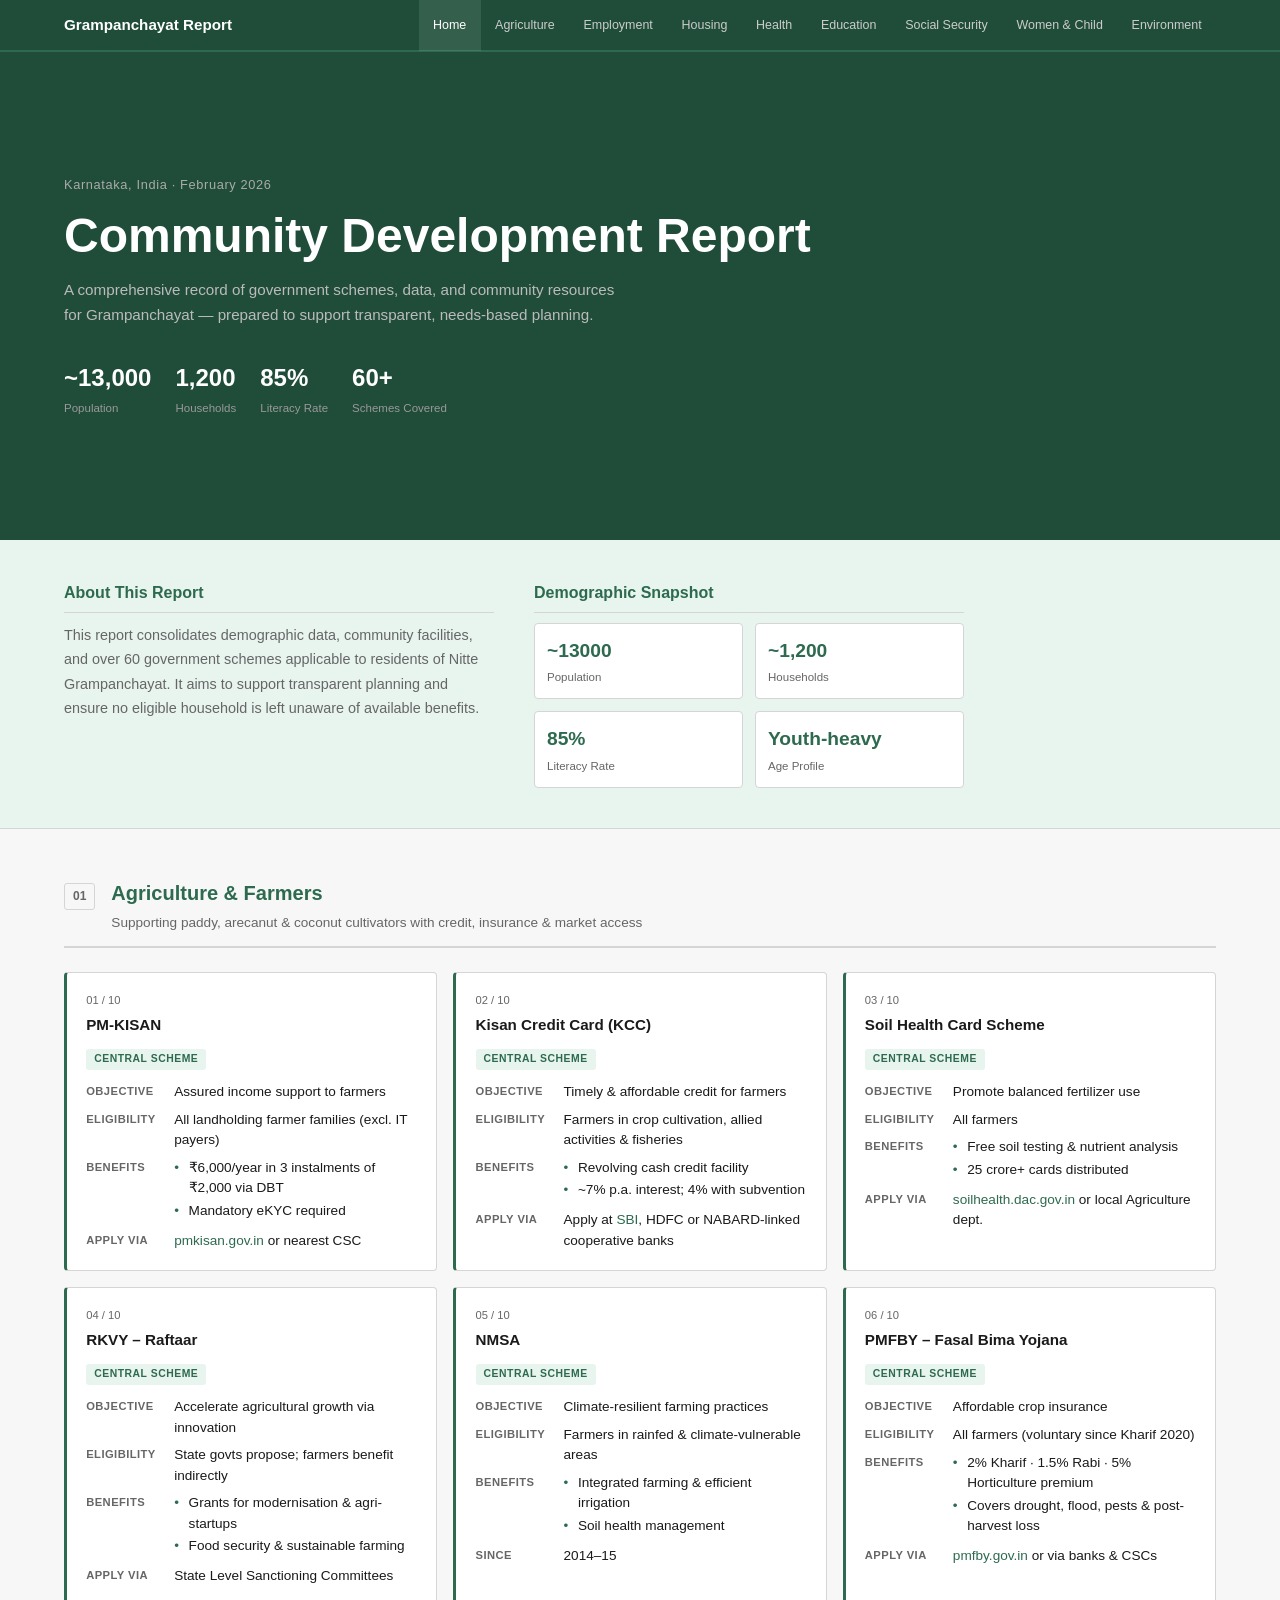
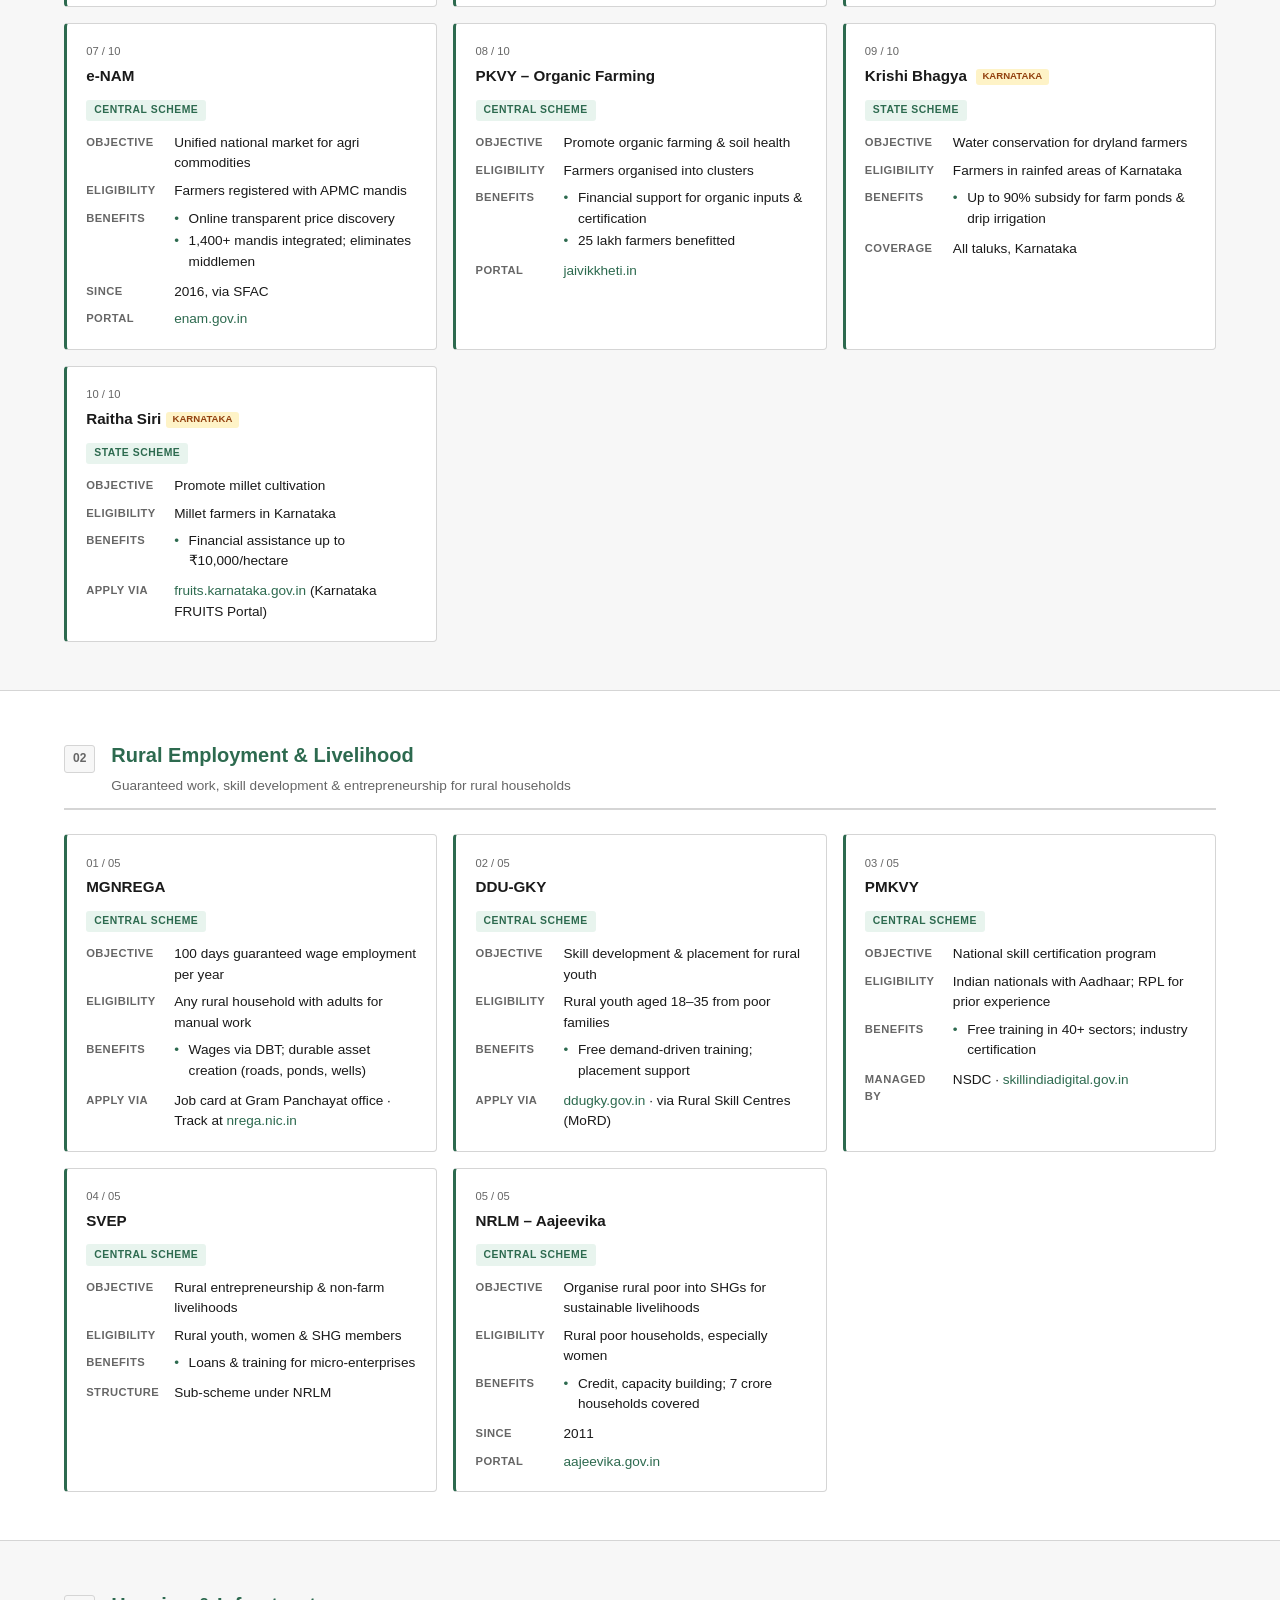
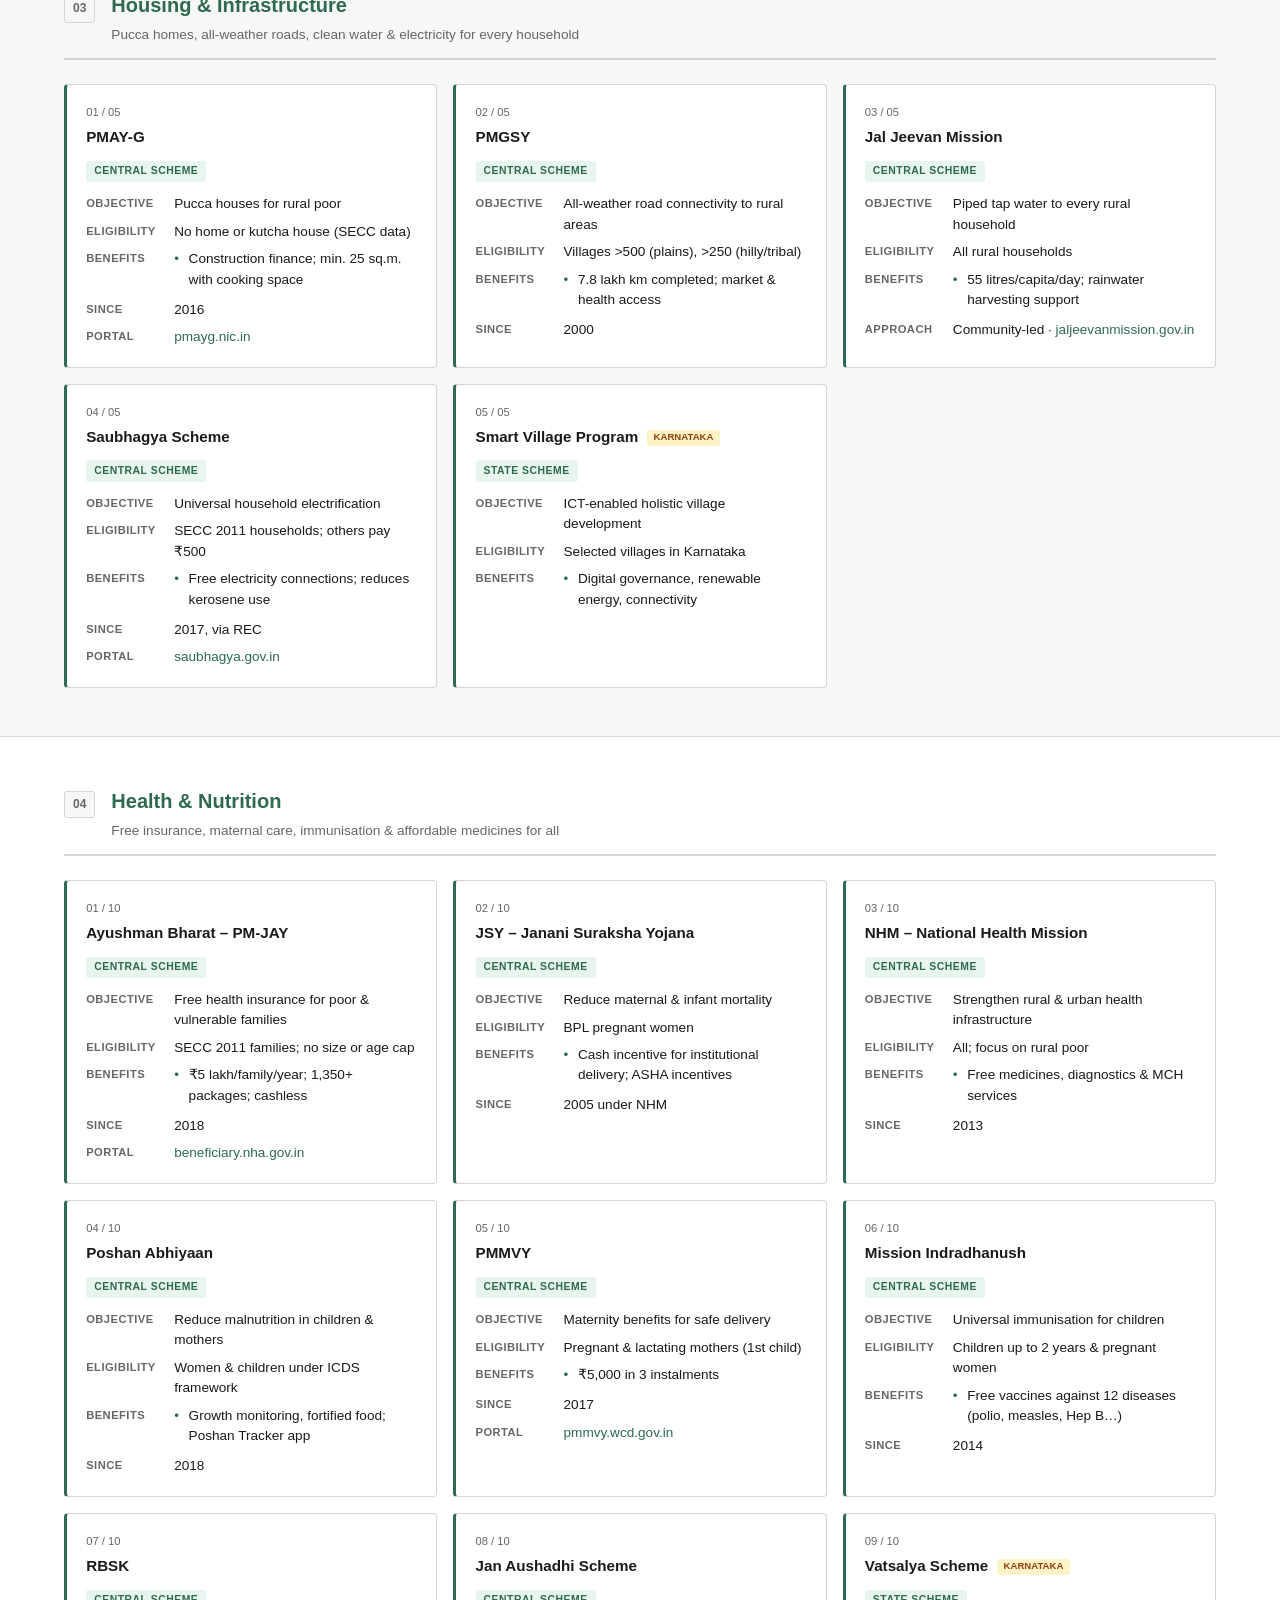
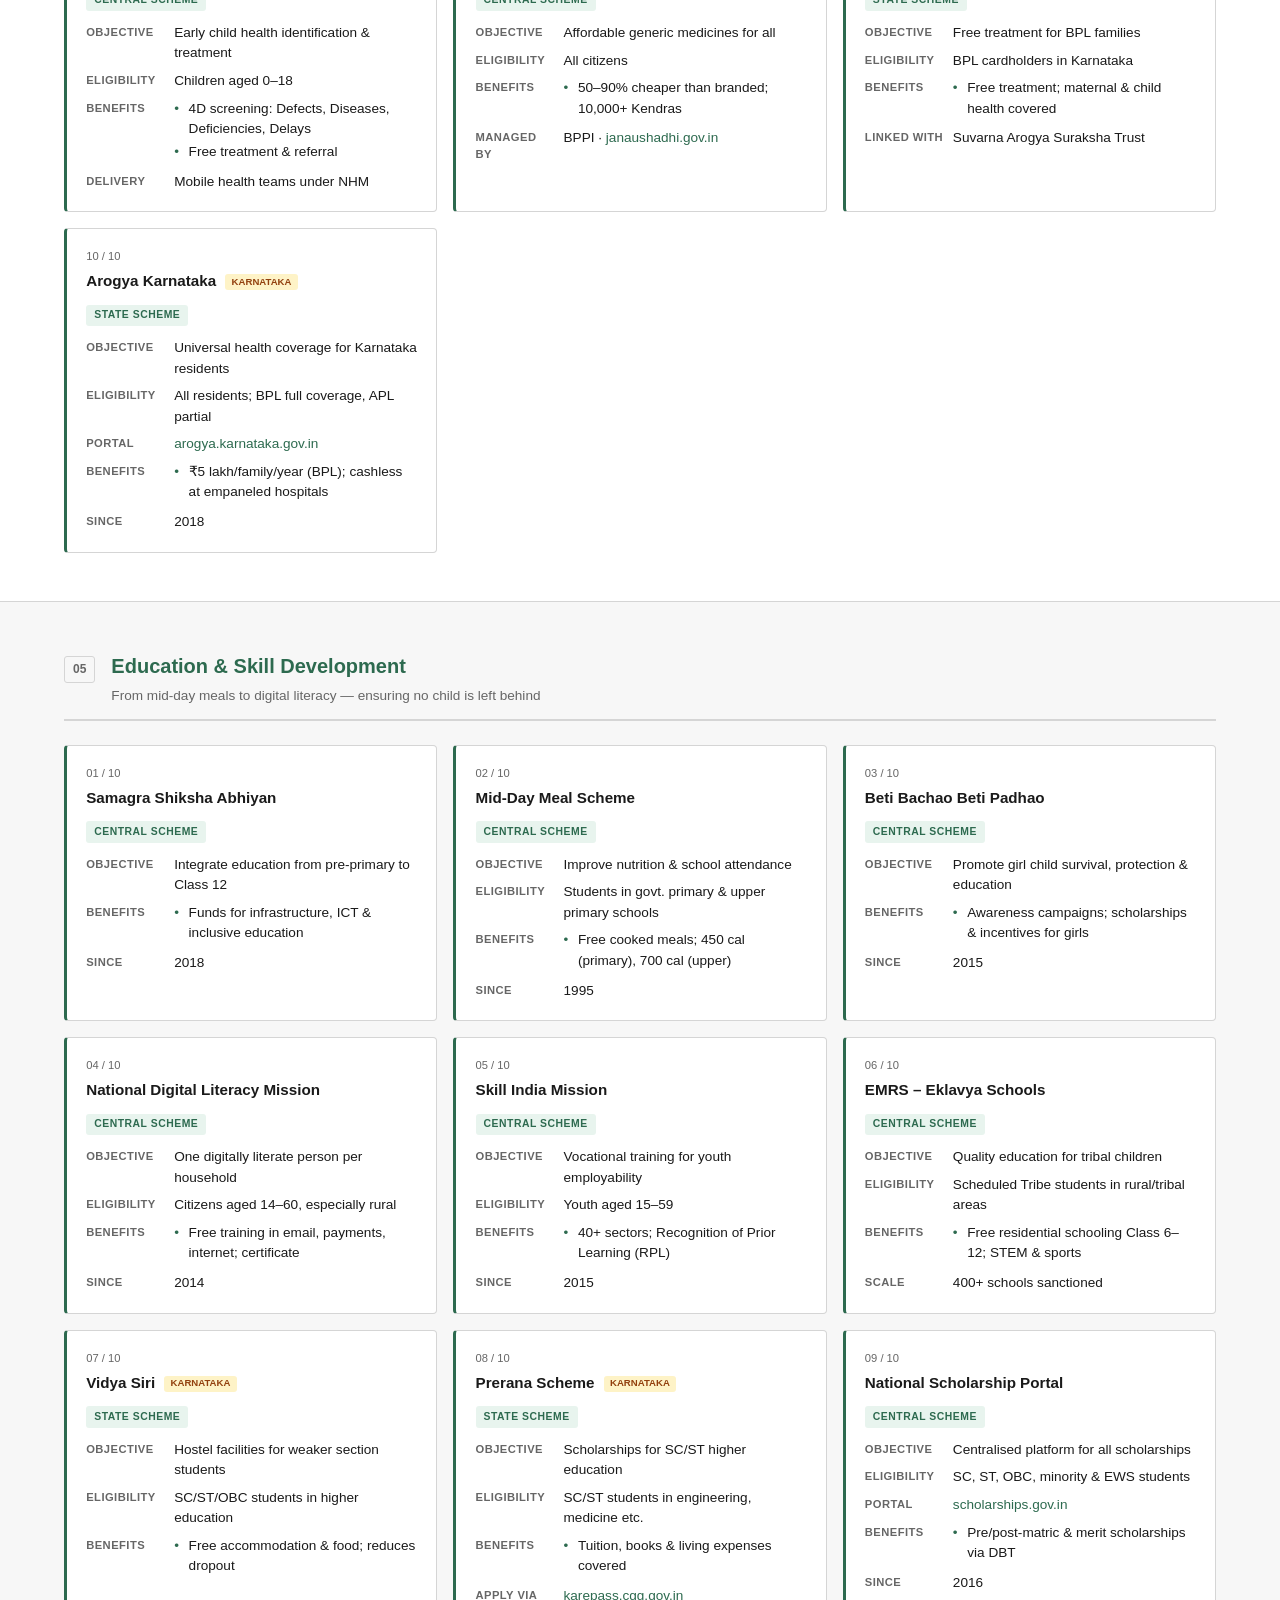
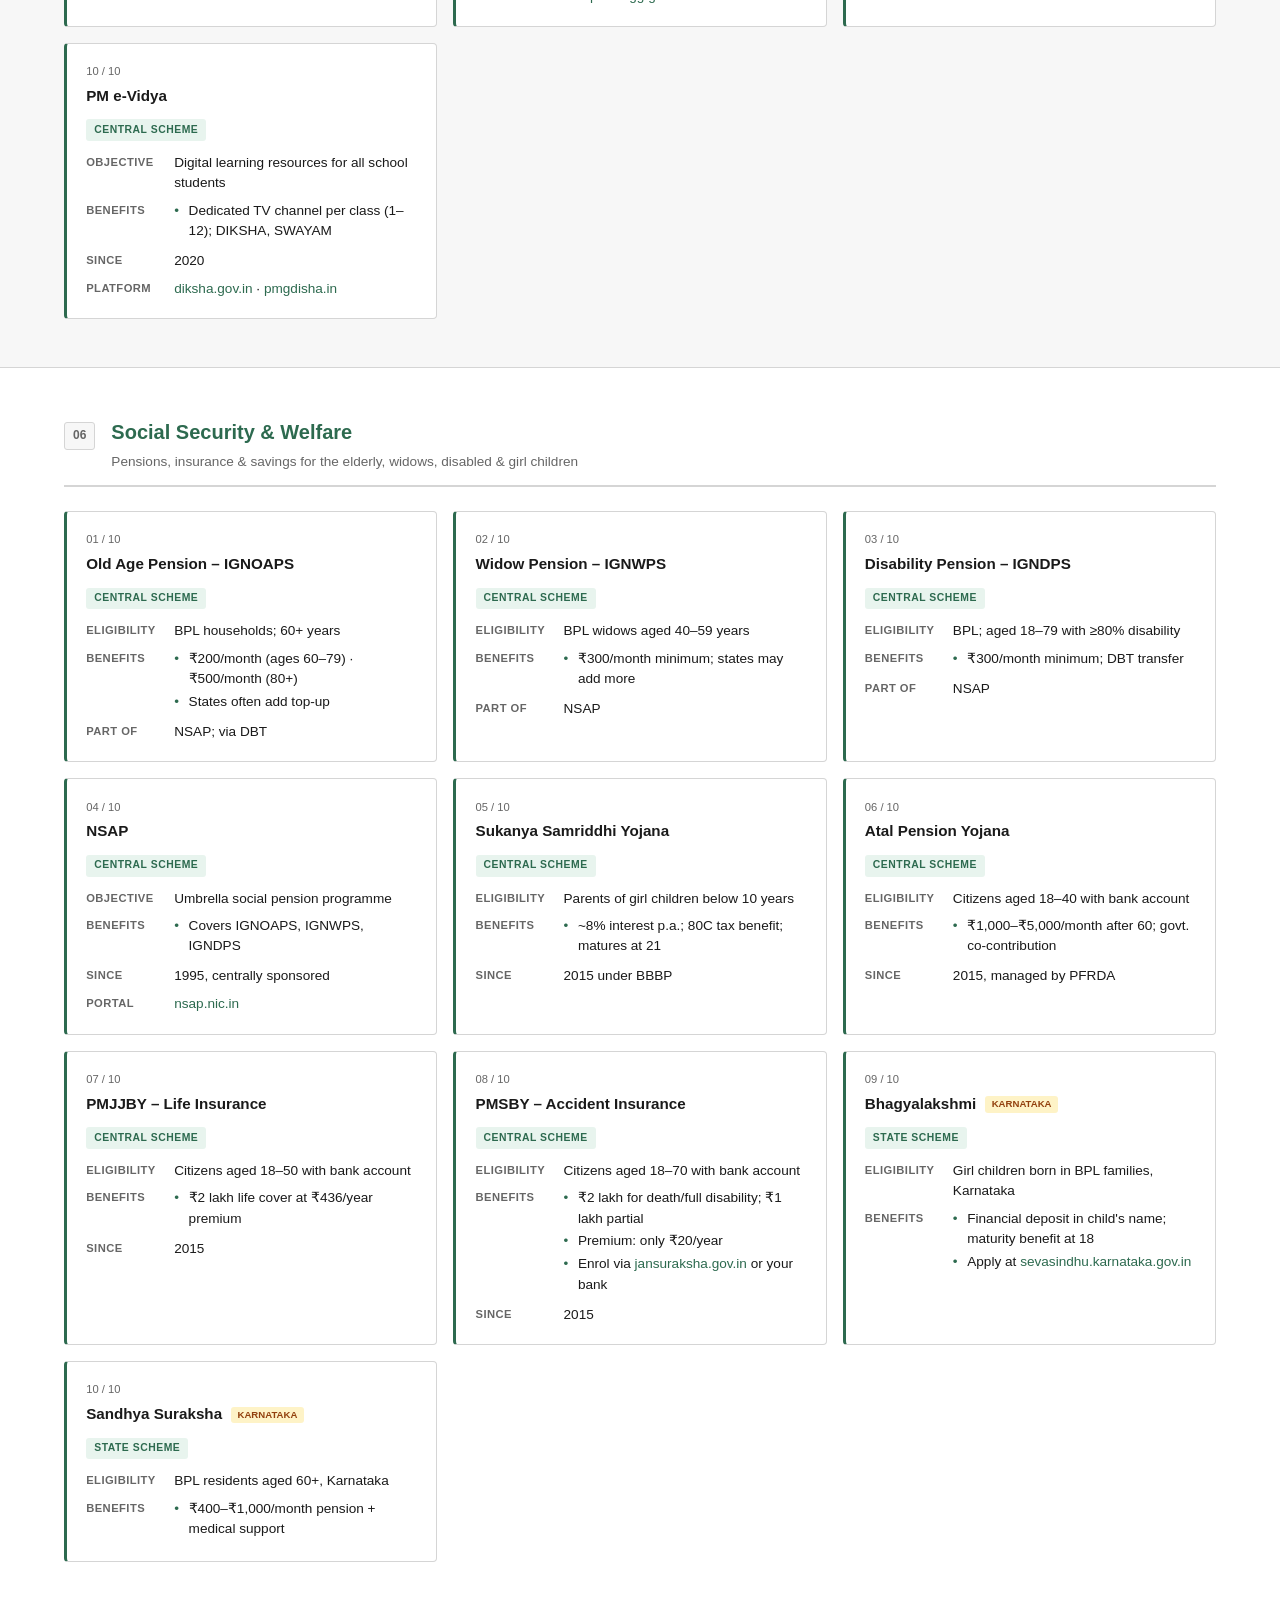
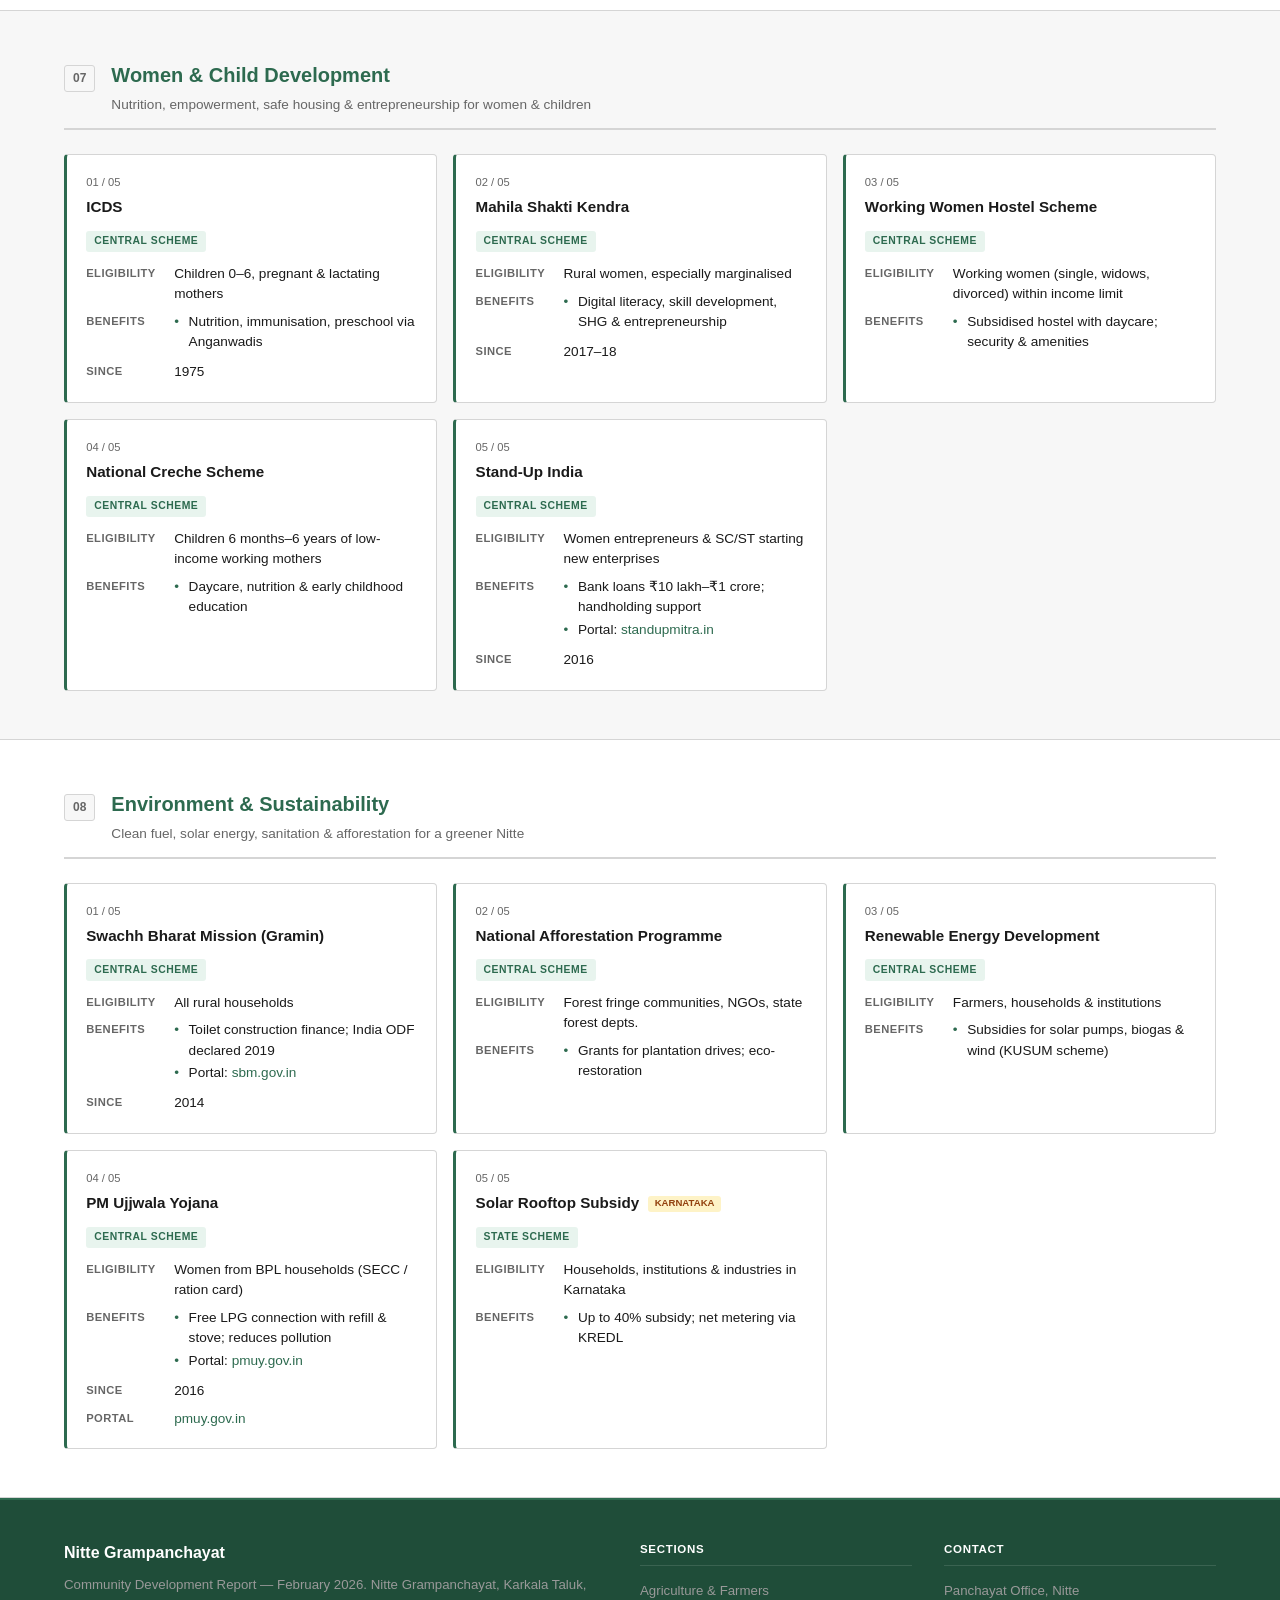
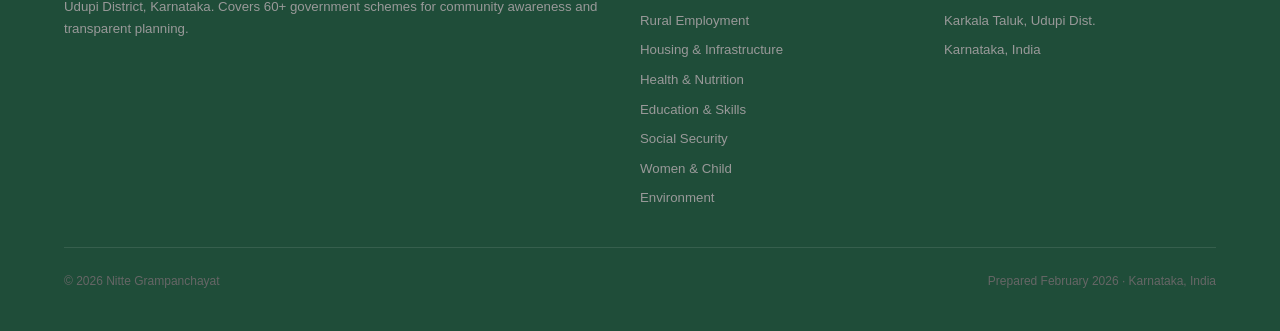
<file: index.html>
<!DOCTYPE html>
<html lang="en">
<head>
  <meta charset="UTF-8">
  <meta name="viewport" content="width=device-width, initial-scale=1.0">
  <meta name="description" content="Community Development Report — Nitte Grampanchayat, Karnataka">
  <title>Community Development Report — Nitte Grampanchayat</title>

  <link rel="stylesheet" href="css/variables.css">
  <link rel="stylesheet" href="css/base.css">
  <link rel="stylesheet" href="css/nav.css">
  <link rel="stylesheet" href="css/hero.css">
  <link rel="stylesheet" href="css/overview.css">
  <link rel="stylesheet" href="css/cards.css">
  <link rel="stylesheet" href="css/themes.css">
  <link rel="stylesheet" href="css/footer.css">
</head>
<body>

<!-- NAV -->
<nav>
  <div class="nav-brand">Grampanchayat Report</div>
  <ul class="nav-links">
    <li><a href="#hero">Home</a></li>
    <li><a href="#agriculture">Agriculture</a></li>
    <li><a href="#employment">Employment</a></li>
    <li><a href="#housing">Housing</a></li>
    <li><a href="#health">Health</a></li>
    <li><a href="#education">Education</a></li>
    <li><a href="#social">Social Security</a></li>
    <li><a href="#women">Women &amp; Child</a></li>
    <li><a href="#environment">Environment</a></li>
  </ul>
</nav>

<!-- HERO -->
<section id="hero">
  <p class="hero-eyebrow">Karnataka, India · February 2026</p>
  <h1 class="hero-title">Community Development Report</h1>
  <p class="hero-subtitle">A comprehensive record of government schemes,  data, and community resources for Grampanchayat — prepared to support transparent, needs-based planning.</p>
  <div class="hero-meta">
    <div class="hero-meta-item"><div class="val">~13,000</div><div class="lbl">Population</div></div>
    <div class="hero-meta-item"><div class="val">1,200</div><div class="lbl">Households</div></div>
    <div class="hero-meta-item"><div class="val">85%</div><div class="lbl">Literacy Rate</div></div>
    <div class="hero-meta-item"><div class="val">60+</div><div class="lbl">Schemes Covered</div></div>
  </div>
</section>

<!-- OVERVIEW -->
<section id="overview">
  <div class="overview-grid">
    <div class="overview-block">
      <h3>About This Report</h3>
      <p>This report consolidates demographic data, community facilities, and over 60 government schemes applicable to residents of Nitte Grampanchayat. It aims to support transparent planning and ensure no eligible household is left unaware of available benefits.</p>
    </div>
    <div class="overview-block">
      <h3>Demographic Snapshot</h3>
      <div class="demo-stats">
        <div class="demo-stat"><div class="n">~13000</div><div class="t">Population</div></div>
        <div class="demo-stat"><div class="n">~1,200</div><div class="t">Households</div></div>
        <div class="demo-stat"><div class="n">85%</div><div class="t">Literacy Rate</div></div>
        <div class="demo-stat"><div class="n">Youth-heavy</div><div class="t">Age Profile</div></div>
      </div>
    </div>
  </div>
</section>

<!-- 01 AGRICULTURE -->
<section class="report-section" id="agriculture">
  <div class="section-header">
    <span class="section-number">01</span>
    <div class="section-titles">
      <h2>Agriculture &amp; Farmers</h2>
      <p class="tagline">Supporting paddy, arecanut &amp; coconut cultivators with credit, insurance &amp; market access</p>
    </div>
  </div>
  <div class="schemes-grid">

    <div class="scheme-card">
      <div class="scheme-card-num">01 / 10</div>
      <h3>PM-KISAN</h3>
      <span class="badge">Central Scheme</span>
      <div class="scheme-rows">
        <div class="scheme-row"><span class="lbl">Objective</span><span class="val">Assured income support to farmers</span></div>
        <div class="scheme-row"><span class="lbl">Eligibility</span><span class="val">All landholding farmer families (excl. IT payers)</span></div>
        <div class="scheme-row"><span class="lbl">Benefits</span><span class="val"><ul><li>₹6,000/year in 3 instalments of ₹2,000 via DBT</li><li>Mandatory eKYC required</li></ul></span></div>
        <div class="scheme-row"><span class="lbl">Apply Via</span><span class="val"><a href="https://pmkisan.gov.in" target="_blank" rel="noopener">pmkisan.gov.in</a> or nearest CSC</span></div>
      </div>
    </div>

    <div class="scheme-card">
      <div class="scheme-card-num">02 / 10</div>
      <h3>Kisan Credit Card (KCC)</h3>
      <span class="badge">Central Scheme</span>
      <div class="scheme-rows">
        <div class="scheme-row"><span class="lbl">Objective</span><span class="val">Timely &amp; affordable credit for farmers</span></div>
        <div class="scheme-row"><span class="lbl">Eligibility</span><span class="val">Farmers in crop cultivation, allied activities &amp; fisheries</span></div>
        <div class="scheme-row"><span class="lbl">Benefits</span><span class="val"><ul><li>Revolving cash credit facility</li><li>~7% p.a. interest; 4% with subvention</li></ul></span></div>
        <div class="scheme-row"><span class="lbl">Apply Via</span><span class="val">Apply at <a href="https://sbi.co.in" target="_blank" rel="noopener">SBI</a>, HDFC or NABARD-linked cooperative banks</span></div>
      </div>
    </div>

    <div class="scheme-card">
      <div class="scheme-card-num">03 / 10</div>
      <h3>Soil Health Card Scheme</h3>
      <span class="badge">Central Scheme</span>
      <div class="scheme-rows">
        <div class="scheme-row"><span class="lbl">Objective</span><span class="val">Promote balanced fertilizer use</span></div>
        <div class="scheme-row"><span class="lbl">Eligibility</span><span class="val">All farmers</span></div>
        <div class="scheme-row"><span class="lbl">Benefits</span><span class="val"><ul><li>Free soil testing &amp; nutrient analysis</li><li>25 crore+ cards distributed</li></ul></span></div>
        <div class="scheme-row"><span class="lbl">Apply Via</span><span class="val"><a href="https://soilhealth.dac.gov.in" target="_blank" rel="noopener">soilhealth.dac.gov.in</a> or local Agriculture dept.</span></div>
      </div>
    </div>

    <div class="scheme-card">
      <div class="scheme-card-num">04 / 10</div>
      <h3>RKVY – Raftaar</h3>
      <span class="badge">Central Scheme</span>
      <div class="scheme-rows">
        <div class="scheme-row"><span class="lbl">Objective</span><span class="val">Accelerate agricultural growth via innovation</span></div>
        <div class="scheme-row"><span class="lbl">Eligibility</span><span class="val">State govts propose; farmers benefit indirectly</span></div>
        <div class="scheme-row"><span class="lbl">Benefits</span><span class="val"><ul><li>Grants for modernisation &amp; agri-startups</li><li>Food security &amp; sustainable farming</li></ul></span></div>
        <div class="scheme-row"><span class="lbl">Apply Via</span><span class="val">State Level Sanctioning Committees</span></div>
      </div>
    </div>

    <div class="scheme-card">
      <div class="scheme-card-num">05 / 10</div>
      <h3>NMSA</h3>
      <span class="badge">Central Scheme</span>
      <div class="scheme-rows">
        <div class="scheme-row"><span class="lbl">Objective</span><span class="val">Climate-resilient farming practices</span></div>
        <div class="scheme-row"><span class="lbl">Eligibility</span><span class="val">Farmers in rainfed &amp; climate-vulnerable areas</span></div>
        <div class="scheme-row"><span class="lbl">Benefits</span><span class="val"><ul><li>Integrated farming &amp; efficient irrigation</li><li>Soil health management</li></ul></span></div>
        <div class="scheme-row"><span class="lbl">Since</span><span class="val">2014–15</span></div>
      </div>
    </div>

    <div class="scheme-card">
      <div class="scheme-card-num">06 / 10</div>
      <h3>PMFBY – Fasal Bima Yojana</h3>
      <span class="badge">Central Scheme</span>
      <div class="scheme-rows">
        <div class="scheme-row"><span class="lbl">Objective</span><span class="val">Affordable crop insurance</span></div>
        <div class="scheme-row"><span class="lbl">Eligibility</span><span class="val">All farmers (voluntary since Kharif 2020)</span></div>
        <div class="scheme-row"><span class="lbl">Benefits</span><span class="val"><ul><li>2% Kharif · 1.5% Rabi · 5% Horticulture premium</li><li>Covers drought, flood, pests &amp; post-harvest loss</li></ul></span></div>
        <div class="scheme-row"><span class="lbl">Apply Via</span><span class="val"><a href="https://pmfby.gov.in" target="_blank" rel="noopener">pmfby.gov.in</a> or via banks &amp; CSCs</span></div>
      </div>
    </div>

    <div class="scheme-card">
      <div class="scheme-card-num">07 / 10</div>
      <h3>e-NAM</h3>
      <span class="badge">Central Scheme</span>
      <div class="scheme-rows">
        <div class="scheme-row"><span class="lbl">Objective</span><span class="val">Unified national market for agri commodities</span></div>
        <div class="scheme-row"><span class="lbl">Eligibility</span><span class="val">Farmers registered with APMC mandis</span></div>
        <div class="scheme-row"><span class="lbl">Benefits</span><span class="val"><ul><li>Online transparent price discovery</li><li>1,400+ mandis integrated; eliminates middlemen</li></ul></span></div>
        <div class="scheme-row"><span class="lbl">Since</span><span class="val">2016, via SFAC</span></div>
        <div class="scheme-row"><span class="lbl">Portal</span><span class="val"><a href="https://enam.gov.in" target="_blank" rel="noopener">enam.gov.in</a></span></div>
      </div>
    </div>

    <div class="scheme-card">
      <div class="scheme-card-num">08 / 10</div>
      <h3>PKVY – Organic Farming</h3>
      <span class="badge">Central Scheme</span>
      <div class="scheme-rows">
        <div class="scheme-row"><span class="lbl">Objective</span><span class="val">Promote organic farming &amp; soil health</span></div>
        <div class="scheme-row"><span class="lbl">Eligibility</span><span class="val">Farmers organised into clusters</span></div>
        <div class="scheme-row"><span class="lbl">Benefits</span><span class="val"><ul><li>Financial support for organic inputs &amp; certification</li><li>25 lakh farmers benefitted</li></ul></span></div>
        <div class="scheme-row"><span class="lbl">Portal</span><span class="val"><a href="https://jaivikkheti.in" target="_blank" rel="noopener">jaivikkheti.in</a></span></div>
      </div>
    </div>

    <div class="scheme-card">
      <div class="scheme-card-num">09 / 10</div>
      <h3>Krishi Bhagya <span class="state-tag">Karnataka</span></h3>
      <span class="badge">State Scheme</span>
      <div class="scheme-rows">
        <div class="scheme-row"><span class="lbl">Objective</span><span class="val">Water conservation for dryland farmers</span></div>
        <div class="scheme-row"><span class="lbl">Eligibility</span><span class="val">Farmers in rainfed areas of Karnataka</span></div>
        <div class="scheme-row"><span class="lbl">Benefits</span><span class="val"><ul><li>Up to 90% subsidy for farm ponds &amp; drip irrigation</li></ul></span></div>
        <div class="scheme-row"><span class="lbl">Coverage</span><span class="val">All taluks, Karnataka</span></div>
      </div>
    </div>

    <div class="scheme-card">
      <div class="scheme-card-num">10 / 10</div>
      <h3>Raitha Siri<span class="state-tag">Karnataka</span></h3>
      <span class="badge">State Scheme</span>
      <div class="scheme-rows">
        <div class="scheme-row"><span class="lbl">Objective</span><span class="val">Promote millet cultivation</span></div>
        <div class="scheme-row"><span class="lbl">Eligibility</span><span class="val">Millet farmers in Karnataka</span></div>
        <div class="scheme-row"><span class="lbl">Benefits</span><span class="val"><ul><li>Financial assistance up to ₹10,000/hectare</li></ul></span></div>
        <div class="scheme-row"><span class="lbl">Apply Via</span><span class="val"><a href="https://fruits.karnataka.gov.in" target="_blank" rel="noopener">fruits.karnataka.gov.in</a> (Karnataka FRUITS Portal)</span></div>
      </div>
    </div>

  </div>
</section>

<!-- 02 EMPLOYMENT -->
<section class="report-section" id="employment">
  <div class="section-header">
    <span class="section-number">02</span>
    <div class="section-titles">
      <h2>Rural Employment &amp; Livelihood</h2>
      <p class="tagline">Guaranteed work, skill development &amp; entrepreneurship for rural households</p>
    </div>
  </div>
  <div class="schemes-grid">

    <div class="scheme-card">
      <div class="scheme-card-num">01 / 05</div>
      <h3>MGNREGA</h3>
      <span class="badge">Central Scheme</span>
      <div class="scheme-rows">
        <div class="scheme-row"><span class="lbl">Objective</span><span class="val">100 days guaranteed wage employment per year</span></div>
        <div class="scheme-row"><span class="lbl">Eligibility</span><span class="val">Any rural household with adults for manual work</span></div>
        <div class="scheme-row"><span class="lbl">Benefits</span><span class="val"><ul><li>Wages via DBT; durable asset creation (roads, ponds, wells)</li></ul></span></div>
        <div class="scheme-row"><span class="lbl">Apply Via</span><span class="val">Job card at Gram Panchayat office · Track at <a href="https://nrega.nic.in" target="_blank" rel="noopener">nrega.nic.in</a></span></div>
      </div>
    </div>

    <div class="scheme-card">
      <div class="scheme-card-num">02 / 05</div>
      <h3>DDU-GKY</h3>
      <span class="badge">Central Scheme</span>
      <div class="scheme-rows">
        <div class="scheme-row"><span class="lbl">Objective</span><span class="val">Skill development &amp; placement for rural youth</span></div>
        <div class="scheme-row"><span class="lbl">Eligibility</span><span class="val">Rural youth aged 18–35 from poor families</span></div>
        <div class="scheme-row"><span class="lbl">Benefits</span><span class="val"><ul><li>Free demand-driven training; placement support</li></ul></span></div>
        <div class="scheme-row"><span class="lbl">Apply Via</span><span class="val"><a href="https://ddugky.gov.in" target="_blank" rel="noopener">ddugky.gov.in</a> · via Rural Skill Centres (MoRD)</span></div>
      </div>
    </div>

    <div class="scheme-card">
      <div class="scheme-card-num">03 / 05</div>
      <h3>PMKVY</h3>
      <span class="badge">Central Scheme</span>
      <div class="scheme-rows">
        <div class="scheme-row"><span class="lbl">Objective</span><span class="val">National skill certification program</span></div>
        <div class="scheme-row"><span class="lbl">Eligibility</span><span class="val">Indian nationals with Aadhaar; RPL for prior experience</span></div>
        <div class="scheme-row"><span class="lbl">Benefits</span><span class="val"><ul><li>Free training in 40+ sectors; industry certification</li></ul></span></div>
        <div class="scheme-row"><span class="lbl">Managed By</span><span class="val">NSDC · <a href="https://skillindiadigital.gov.in" target="_blank" rel="noopener">skillindiadigital.gov.in</a></span></div>
      </div>
    </div>

    <div class="scheme-card">
      <div class="scheme-card-num">04 / 05</div>
      <h3>SVEP</h3>
      <span class="badge">Central Scheme</span>
      <div class="scheme-rows">
        <div class="scheme-row"><span class="lbl">Objective</span><span class="val">Rural entrepreneurship &amp; non-farm livelihoods</span></div>
        <div class="scheme-row"><span class="lbl">Eligibility</span><span class="val">Rural youth, women &amp; SHG members</span></div>
        <div class="scheme-row"><span class="lbl">Benefits</span><span class="val"><ul><li>Loans &amp; training for micro-enterprises</li></ul></span></div>
        <div class="scheme-row"><span class="lbl">Structure</span><span class="val">Sub-scheme under NRLM</span></div>
      </div>
    </div>

    <div class="scheme-card">
      <div class="scheme-card-num">05 / 05</div>
      <h3>NRLM – Aajeevika</h3>
      <span class="badge">Central Scheme</span>
      <div class="scheme-rows">
        <div class="scheme-row"><span class="lbl">Objective</span><span class="val">Organise rural poor into SHGs for sustainable livelihoods</span></div>
        <div class="scheme-row"><span class="lbl">Eligibility</span><span class="val">Rural poor households, especially women</span></div>
        <div class="scheme-row"><span class="lbl">Benefits</span><span class="val"><ul><li>Credit, capacity building; 7 crore households covered</li></ul></span></div>
        <div class="scheme-row"><span class="lbl">Since</span><span class="val">2011</span></div>
        <div class="scheme-row"><span class="lbl">Portal</span><span class="val"><a href="https://aajeevika.gov.in" target="_blank" rel="noopener">aajeevika.gov.in</a></span></div>
      </div>
    </div>

  </div>
</section>

<!-- 03 HOUSING -->
<section class="report-section" id="housing">
  <div class="section-header">
    <span class="section-number">03</span>
    <div class="section-titles">
      <h2>Housing &amp; Infrastructure</h2>
      <p class="tagline">Pucca homes, all-weather roads, clean water &amp; electricity for every household</p>
    </div>
  </div>
  <div class="schemes-grid">

    <div class="scheme-card">
      <div class="scheme-card-num">01 / 05</div>
      <h3>PMAY-G</h3>
      <span class="badge">Central Scheme</span>
      <div class="scheme-rows">
        <div class="scheme-row"><span class="lbl">Objective</span><span class="val">Pucca houses for rural poor</span></div>
        <div class="scheme-row"><span class="lbl">Eligibility</span><span class="val">No home or kutcha house (SECC data)</span></div>
        <div class="scheme-row"><span class="lbl">Benefits</span><span class="val"><ul><li>Construction finance; min. 25 sq.m. with cooking space</li></ul></span></div>
        <div class="scheme-row"><span class="lbl">Since</span><span class="val">2016</span></div>
        <div class="scheme-row"><span class="lbl">Portal</span><span class="val"><a href="https://pmayg.nic.in" target="_blank" rel="noopener">pmayg.nic.in</a></span></div>
      </div>
    </div>

    <div class="scheme-card">
      <div class="scheme-card-num">02 / 05</div>
      <h3>PMGSY</h3>
      <span class="badge">Central Scheme</span>
      <div class="scheme-rows">
        <div class="scheme-row"><span class="lbl">Objective</span><span class="val">All-weather road connectivity to rural areas</span></div>
        <div class="scheme-row"><span class="lbl">Eligibility</span><span class="val">Villages &gt;500 (plains), &gt;250 (hilly/tribal)</span></div>
        <div class="scheme-row"><span class="lbl">Benefits</span><span class="val"><ul><li>7.8 lakh km completed; market &amp; health access</li></ul></span></div>
        <div class="scheme-row"><span class="lbl">Since</span><span class="val">2000</span></div>
      </div>
    </div>

    <div class="scheme-card">
      <div class="scheme-card-num">03 / 05</div>
      <h3>Jal Jeevan Mission</h3>
      <span class="badge">Central Scheme</span>
      <div class="scheme-rows">
        <div class="scheme-row"><span class="lbl">Objective</span><span class="val">Piped tap water to every rural household</span></div>
        <div class="scheme-row"><span class="lbl">Eligibility</span><span class="val">All rural households</span></div>
        <div class="scheme-row"><span class="lbl">Benefits</span><span class="val"><ul><li>55 litres/capita/day; rainwater harvesting support</li></ul></span></div>
        <div class="scheme-row"><span class="lbl">Approach</span><span class="val">Community-led · <a href="https://jaljeevanmission.gov.in" target="_blank" rel="noopener">jaljeevanmission.gov.in</a></span></div>
      </div>
    </div>

    <div class="scheme-card">
      <div class="scheme-card-num">04 / 05</div>
      <h3>Saubhagya Scheme</h3>
      <span class="badge">Central Scheme</span>
      <div class="scheme-rows">
        <div class="scheme-row"><span class="lbl">Objective</span><span class="val">Universal household electrification</span></div>
        <div class="scheme-row"><span class="lbl">Eligibility</span><span class="val">SECC 2011 households; others pay ₹500</span></div>
        <div class="scheme-row"><span class="lbl">Benefits</span><span class="val"><ul><li>Free electricity connections; reduces kerosene use</li></ul></span></div>
        <div class="scheme-row"><span class="lbl">Since</span><span class="val">2017, via REC</span></div>
        <div class="scheme-row"><span class="lbl">Portal</span><span class="val"><a href="https://saubhagya.gov.in" target="_blank" rel="noopener">saubhagya.gov.in</a></span></div>
      </div>
    </div>

    <div class="scheme-card">
      <div class="scheme-card-num">05 / 05</div>
      <h3>Smart Village Program <span class="state-tag">Karnataka</span></h3>
      <span class="badge">State Scheme</span>
      <div class="scheme-rows">
        <div class="scheme-row"><span class="lbl">Objective</span><span class="val">ICT-enabled holistic village development</span></div>
        <div class="scheme-row"><span class="lbl">Eligibility</span><span class="val">Selected villages in Karnataka</span></div>
        <div class="scheme-row"><span class="lbl">Benefits</span><span class="val"><ul><li>Digital governance, renewable energy, connectivity</li></ul></span></div>
      </div>
    </div>

  </div>
</section>

<!-- 04 HEALTH -->
<section class="report-section" id="health">
  <div class="section-header">
    <span class="section-number">04</span>
    <div class="section-titles">
      <h2>Health &amp; Nutrition</h2>
      <p class="tagline">Free insurance, maternal care, immunisation &amp; affordable medicines for all</p>
    </div>
  </div>
  <div class="schemes-grid">

    <div class="scheme-card">
      <div class="scheme-card-num">01 / 10</div>
      <h3>Ayushman Bharat – PM-JAY</h3>
      <span class="badge">Central Scheme</span>
      <div class="scheme-rows">
        <div class="scheme-row"><span class="lbl">Objective</span><span class="val">Free health insurance for poor &amp; vulnerable families</span></div>
        <div class="scheme-row"><span class="lbl">Eligibility</span><span class="val">SECC 2011 families; no size or age cap</span></div>
        <div class="scheme-row"><span class="lbl">Benefits</span><span class="val"><ul><li>₹5 lakh/family/year; 1,350+ packages; cashless</li></ul></span></div>
        <div class="scheme-row"><span class="lbl">Since</span><span class="val">2018</span></div>
        <div class="scheme-row"><span class="lbl">Portal</span><span class="val"><a href="https://beneficiary.nha.gov.in" target="_blank" rel="noopener">beneficiary.nha.gov.in</a></span></div>
      </div>
    </div>

    <div class="scheme-card">
      <div class="scheme-card-num">02 / 10</div>
      <h3>JSY – Janani Suraksha Yojana</h3>
      <span class="badge">Central Scheme</span>
      <div class="scheme-rows">
        <div class="scheme-row"><span class="lbl">Objective</span><span class="val">Reduce maternal &amp; infant mortality</span></div>
        <div class="scheme-row"><span class="lbl">Eligibility</span><span class="val">BPL pregnant women</span></div>
        <div class="scheme-row"><span class="lbl">Benefits</span><span class="val"><ul><li>Cash incentive for institutional delivery; ASHA incentives</li></ul></span></div>
        <div class="scheme-row"><span class="lbl">Since</span><span class="val">2005 under NHM</span></div>
      </div>
    </div>

    <div class="scheme-card">
      <div class="scheme-card-num">03 / 10</div>
      <h3>NHM – National Health Mission</h3>
      <span class="badge">Central Scheme</span>
      <div class="scheme-rows">
        <div class="scheme-row"><span class="lbl">Objective</span><span class="val">Strengthen rural &amp; urban health infrastructure</span></div>
        <div class="scheme-row"><span class="lbl">Eligibility</span><span class="val">All; focus on rural poor</span></div>
        <div class="scheme-row"><span class="lbl">Benefits</span><span class="val"><ul><li>Free medicines, diagnostics &amp; MCH services</li></ul></span></div>
        <div class="scheme-row"><span class="lbl">Since</span><span class="val">2013</span></div>
      </div>
    </div>

    <div class="scheme-card">
      <div class="scheme-card-num">04 / 10</div>
      <h3>Poshan Abhiyaan</h3>
      <span class="badge">Central Scheme</span>
      <div class="scheme-rows">
        <div class="scheme-row"><span class="lbl">Objective</span><span class="val">Reduce malnutrition in children &amp; mothers</span></div>
        <div class="scheme-row"><span class="lbl">Eligibility</span><span class="val">Women &amp; children under ICDS framework</span></div>
        <div class="scheme-row"><span class="lbl">Benefits</span><span class="val"><ul><li>Growth monitoring, fortified food; Poshan Tracker app</li></ul></span></div>
        <div class="scheme-row"><span class="lbl">Since</span><span class="val">2018</span></div>
      </div>
    </div>

    <div class="scheme-card">
      <div class="scheme-card-num">05 / 10</div>
      <h3>PMMVY</h3>
      <span class="badge">Central Scheme</span>
      <div class="scheme-rows">
        <div class="scheme-row"><span class="lbl">Objective</span><span class="val">Maternity benefits for safe delivery</span></div>
        <div class="scheme-row"><span class="lbl">Eligibility</span><span class="val">Pregnant &amp; lactating mothers (1st child)</span></div>
        <div class="scheme-row"><span class="lbl">Benefits</span><span class="val"><ul><li>₹5,000 in 3 instalments</li></ul></span></div>
        <div class="scheme-row"><span class="lbl">Since</span><span class="val">2017</span></div>
        <div class="scheme-row"><span class="lbl">Portal</span><span class="val"><a href="https://pmmvy.wcd.gov.in" target="_blank" rel="noopener">pmmvy.wcd.gov.in</a></span></div>
      </div>
    </div>

    <div class="scheme-card">
      <div class="scheme-card-num">06 / 10</div>
      <h3>Mission Indradhanush</h3>
      <span class="badge">Central Scheme</span>
      <div class="scheme-rows">
        <div class="scheme-row"><span class="lbl">Objective</span><span class="val">Universal immunisation for children</span></div>
        <div class="scheme-row"><span class="lbl">Eligibility</span><span class="val">Children up to 2 years &amp; pregnant women</span></div>
        <div class="scheme-row"><span class="lbl">Benefits</span><span class="val"><ul><li>Free vaccines against 12 diseases (polio, measles, Hep B…)</li></ul></span></div>
        <div class="scheme-row"><span class="lbl">Since</span><span class="val">2014</span></div>
      </div>
    </div>

    <div class="scheme-card">
      <div class="scheme-card-num">07 / 10</div>
      <h3>RBSK</h3>
      <span class="badge">Central Scheme</span>
      <div class="scheme-rows">
        <div class="scheme-row"><span class="lbl">Objective</span><span class="val">Early child health identification &amp; treatment</span></div>
        <div class="scheme-row"><span class="lbl">Eligibility</span><span class="val">Children aged 0–18</span></div>
        <div class="scheme-row"><span class="lbl">Benefits</span><span class="val"><ul><li>4D screening: Defects, Diseases, Deficiencies, Delays</li><li>Free treatment &amp; referral</li></ul></span></div>
        <div class="scheme-row"><span class="lbl">Delivery</span><span class="val">Mobile health teams under NHM</span></div>
      </div>
    </div>

    <div class="scheme-card">
      <div class="scheme-card-num">08 / 10</div>
      <h3>Jan Aushadhi Scheme</h3>
      <span class="badge">Central Scheme</span>
      <div class="scheme-rows">
        <div class="scheme-row"><span class="lbl">Objective</span><span class="val">Affordable generic medicines for all</span></div>
        <div class="scheme-row"><span class="lbl">Eligibility</span><span class="val">All citizens</span></div>
        <div class="scheme-row"><span class="lbl">Benefits</span><span class="val"><ul><li>50–90% cheaper than branded; 10,000+ Kendras</li></ul></span></div>
        <div class="scheme-row"><span class="lbl">Managed By</span><span class="val">BPPI · <a href="https://janaushadhi.gov.in" target="_blank" rel="noopener">janaushadhi.gov.in</a></span></div>
      </div>
    </div>

    <div class="scheme-card">
      <div class="scheme-card-num">09 / 10</div>
      <h3>Vatsalya Scheme <span class="state-tag">Karnataka</span></h3>
      <span class="badge">State Scheme</span>
      <div class="scheme-rows">
        <div class="scheme-row"><span class="lbl">Objective</span><span class="val">Free treatment for BPL families</span></div>
        <div class="scheme-row"><span class="lbl">Eligibility</span><span class="val">BPL cardholders in Karnataka</span></div>
        <div class="scheme-row"><span class="lbl">Benefits</span><span class="val"><ul><li>Free treatment; maternal &amp; child health covered</li></ul></span></div>
        <div class="scheme-row"><span class="lbl">Linked With</span><span class="val">Suvarna Arogya Suraksha Trust</span></div>
      </div>
    </div>

    <div class="scheme-card">
      <div class="scheme-card-num">10 / 10</div>
      <h3>Arogya Karnataka <span class="state-tag">Karnataka</span></h3>
      <span class="badge">State Scheme</span>
      <div class="scheme-rows">
        <div class="scheme-row"><span class="lbl">Objective</span><span class="val">Universal health coverage for Karnataka residents</span></div>
        <div class="scheme-row"><span class="lbl">Eligibility</span><span class="val">All residents; BPL full coverage, APL partial</span></div>
        <div class="scheme-row"><span class="lbl">Portal</span><span class="val"><a href="https://arogya.karnataka.gov.in" target="_blank" rel="noopener">arogya.karnataka.gov.in</a></span></div>
        <div class="scheme-row"><span class="lbl">Benefits</span><span class="val"><ul><li>₹5 lakh/family/year (BPL); cashless at empaneled hospitals</li></ul></span></div>
        <div class="scheme-row"><span class="lbl">Since</span><span class="val">2018</span></div>
      </div>
    </div>

  </div>
</section>

<!-- 05 EDUCATION -->
<section class="report-section" id="education">
  <div class="section-header">
    <span class="section-number">05</span>
    <div class="section-titles">
      <h2>Education &amp; Skill Development</h2>
      <p class="tagline">From mid-day meals to digital literacy — ensuring no child is left behind</p>
    </div>
  </div>
  <div class="schemes-grid">

    <div class="scheme-card"><div class="scheme-card-num">01 / 10</div><h3>Samagra Shiksha Abhiyan</h3><span class="badge">Central Scheme</span><div class="scheme-rows"><div class="scheme-row"><span class="lbl">Objective</span><span class="val">Integrate education from pre-primary to Class 12</span></div><div class="scheme-row"><span class="lbl">Benefits</span><span class="val"><ul><li>Funds for infrastructure, ICT &amp; inclusive education</li></ul></span></div><div class="scheme-row"><span class="lbl">Since</span><span class="val">2018</span></div></div></div>

    <div class="scheme-card"><div class="scheme-card-num">02 / 10</div><h3>Mid-Day Meal Scheme</h3><span class="badge">Central Scheme</span><div class="scheme-rows"><div class="scheme-row"><span class="lbl">Objective</span><span class="val">Improve nutrition &amp; school attendance</span></div><div class="scheme-row"><span class="lbl">Eligibility</span><span class="val">Students in govt. primary &amp; upper primary schools</span></div><div class="scheme-row"><span class="lbl">Benefits</span><span class="val"><ul><li>Free cooked meals; 450 cal (primary), 700 cal (upper)</li></ul></span></div><div class="scheme-row"><span class="lbl">Since</span><span class="val">1995</span></div></div></div>

    <div class="scheme-card"><div class="scheme-card-num">03 / 10</div><h3>Beti Bachao Beti Padhao</h3><span class="badge">Central Scheme</span><div class="scheme-rows"><div class="scheme-row"><span class="lbl">Objective</span><span class="val">Promote girl child survival, protection &amp; education</span></div><div class="scheme-row"><span class="lbl">Benefits</span><span class="val"><ul><li>Awareness campaigns; scholarships &amp; incentives for girls</li></ul></span></div><div class="scheme-row"><span class="lbl">Since</span><span class="val">2015</span></div></div></div>

    <div class="scheme-card"><div class="scheme-card-num">04 / 10</div><h3>National Digital Literacy Mission</h3><span class="badge">Central Scheme</span><div class="scheme-rows"><div class="scheme-row"><span class="lbl">Objective</span><span class="val">One digitally literate person per household</span></div><div class="scheme-row"><span class="lbl">Eligibility</span><span class="val">Citizens aged 14–60, especially rural</span></div><div class="scheme-row"><span class="lbl">Benefits</span><span class="val"><ul><li>Free training in email, payments, internet; certificate</li></ul></span></div><div class="scheme-row"><span class="lbl">Since</span><span class="val">2014</span></div></div></div>

    <div class="scheme-card"><div class="scheme-card-num">05 / 10</div><h3>Skill India Mission</h3><span class="badge">Central Scheme</span><div class="scheme-rows"><div class="scheme-row"><span class="lbl">Objective</span><span class="val">Vocational training for youth employability</span></div><div class="scheme-row"><span class="lbl">Eligibility</span><span class="val">Youth aged 15–59</span></div><div class="scheme-row"><span class="lbl">Benefits</span><span class="val"><ul><li>40+ sectors; Recognition of Prior Learning (RPL)</li></ul></span></div><div class="scheme-row"><span class="lbl">Since</span><span class="val">2015</span></div></div></div>

    <div class="scheme-card"><div class="scheme-card-num">06 / 10</div><h3>EMRS – Eklavya Schools</h3><span class="badge">Central Scheme</span><div class="scheme-rows"><div class="scheme-row"><span class="lbl">Objective</span><span class="val">Quality education for tribal children</span></div><div class="scheme-row"><span class="lbl">Eligibility</span><span class="val">Scheduled Tribe students in rural/tribal areas</span></div><div class="scheme-row"><span class="lbl">Benefits</span><span class="val"><ul><li>Free residential schooling Class 6–12; STEM &amp; sports</li></ul></span></div><div class="scheme-row"><span class="lbl">Scale</span><span class="val">400+ schools sanctioned</span></div></div></div>

    <div class="scheme-card"><div class="scheme-card-num">07 / 10</div><h3>Vidya Siri <span class="state-tag">Karnataka</span></h3><span class="badge">State Scheme</span><div class="scheme-rows"><div class="scheme-row"><span class="lbl">Objective</span><span class="val">Hostel facilities for weaker section students</span></div><div class="scheme-row"><span class="lbl">Eligibility</span><span class="val">SC/ST/OBC students in higher education</span></div><div class="scheme-row"><span class="lbl">Benefits</span><span class="val"><ul><li>Free accommodation &amp; food; reduces dropout</li></ul></span></div></div></div>

    <div class="scheme-card"><div class="scheme-card-num">08 / 10</div><h3>Prerana Scheme <span class="state-tag">Karnataka</span></h3><span class="badge">State Scheme</span><div class="scheme-rows"><div class="scheme-row"><span class="lbl">Objective</span><span class="val">Scholarships for SC/ST higher education</span></div><div class="scheme-row"><span class="lbl">Eligibility</span><span class="val">SC/ST students in engineering, medicine etc.</span></div><div class="scheme-row"><span class="lbl">Benefits</span><span class="val"><ul><li>Tuition, books &amp; living expenses covered</li></ul></span></div><div class="scheme-row"><span class="lbl">Apply Via</span><span class="val"><a href="https://karepass.cgg.gov.in" target="_blank" rel="noopener">karepass.cgg.gov.in</a></span></div></div></div>

    <div class="scheme-card"><div class="scheme-card-num">09 / 10</div><h3>National Scholarship Portal</h3><span class="badge">Central Scheme</span><div class="scheme-rows"><div class="scheme-row"><span class="lbl">Objective</span><span class="val">Centralised platform for all scholarships</span></div><div class="scheme-row"><span class="lbl">Eligibility</span><span class="val">SC, ST, OBC, minority &amp; EWS students</span></div><div class="scheme-row"><span class="lbl">Portal</span><span class="val"><a href="https://scholarships.gov.in" target="_blank" rel="noopener">scholarships.gov.in</a></span></div><div class="scheme-row"><span class="lbl">Benefits</span><span class="val"><ul><li>Pre/post-matric &amp; merit scholarships via DBT</li></ul></span></div><div class="scheme-row"><span class="lbl">Since</span><span class="val">2016</span></div></div></div>

    <div class="scheme-card"><div class="scheme-card-num">10 / 10</div><h3>PM e-Vidya</h3><span class="badge">Central Scheme</span><div class="scheme-rows"><div class="scheme-row"><span class="lbl">Objective</span><span class="val">Digital learning resources for all school students</span></div><div class="scheme-row"><span class="lbl">Benefits</span><span class="val"><ul><li>Dedicated TV channel per class (1–12); DIKSHA, SWAYAM</li></ul></span></div><div class="scheme-row"><span class="lbl">Since</span><span class="val">2020</span></div><div class="scheme-row"><span class="lbl">Platform</span><span class="val"><a href="https://diksha.gov.in" target="_blank" rel="noopener">diksha.gov.in</a> · <a href="https://pmgdisha.in" target="_blank" rel="noopener">pmgdisha.in</a></span></div></div></div>

  </div>
</section>

<!-- 06 SOCIAL SECURITY -->
<section class="report-section" id="social">
  <div class="section-header">
    <span class="section-number">06</span>
    <div class="section-titles">
      <h2>Social Security &amp; Welfare</h2>
      <p class="tagline">Pensions, insurance &amp; savings for the elderly, widows, disabled &amp; girl children</p>
    </div>
  </div>
  <div class="schemes-grid">

    <div class="scheme-card"><div class="scheme-card-num">01 / 10</div><h3>Old Age Pension – IGNOAPS</h3><span class="badge">Central Scheme</span><div class="scheme-rows"><div class="scheme-row"><span class="lbl">Eligibility</span><span class="val">BPL households; 60+ years</span></div><div class="scheme-row"><span class="lbl">Benefits</span><span class="val"><ul><li>₹200/month (ages 60–79) · ₹500/month (80+)</li><li>States often add top-up</li></ul></span></div><div class="scheme-row"><span class="lbl">Part of</span><span class="val">NSAP; via DBT</span></div></div></div>

    <div class="scheme-card"><div class="scheme-card-num">02 / 10</div><h3>Widow Pension – IGNWPS</h3><span class="badge">Central Scheme</span><div class="scheme-rows"><div class="scheme-row"><span class="lbl">Eligibility</span><span class="val">BPL widows aged 40–59 years</span></div><div class="scheme-row"><span class="lbl">Benefits</span><span class="val"><ul><li>₹300/month minimum; states may add more</li></ul></span></div><div class="scheme-row"><span class="lbl">Part of</span><span class="val">NSAP</span></div></div></div>

    <div class="scheme-card"><div class="scheme-card-num">03 / 10</div><h3>Disability Pension – IGNDPS</h3><span class="badge">Central Scheme</span><div class="scheme-rows"><div class="scheme-row"><span class="lbl">Eligibility</span><span class="val">BPL; aged 18–79 with ≥80% disability</span></div><div class="scheme-row"><span class="lbl">Benefits</span><span class="val"><ul><li>₹300/month minimum; DBT transfer</li></ul></span></div><div class="scheme-row"><span class="lbl">Part of</span><span class="val">NSAP</span></div></div></div>

    <div class="scheme-card"><div class="scheme-card-num">04 / 10</div><h3>NSAP</h3><span class="badge">Central Scheme</span><div class="scheme-rows"><div class="scheme-row"><span class="lbl">Objective</span><span class="val">Umbrella social pension programme</span></div><div class="scheme-row"><span class="lbl">Benefits</span><span class="val"><ul><li>Covers IGNOAPS, IGNWPS, IGNDPS</li></ul></span></div><div class="scheme-row"><span class="lbl">Since</span><span class="val">1995, centrally sponsored</span></div><div class="scheme-row"><span class="lbl">Portal</span><span class="val"><a href="https://nsap.nic.in" target="_blank" rel="noopener">nsap.nic.in</a></span></div></div></div>

    <div class="scheme-card"><div class="scheme-card-num">05 / 10</div><h3>Sukanya Samriddhi Yojana</h3><span class="badge">Central Scheme</span><div class="scheme-rows"><div class="scheme-row"><span class="lbl">Eligibility</span><span class="val">Parents of girl children below 10 years</span></div><div class="scheme-row"><span class="lbl">Benefits</span><span class="val"><ul><li>~8% interest p.a.; 80C tax benefit; matures at 21</li></ul></span></div><div class="scheme-row"><span class="lbl">Since</span><span class="val">2015 under BBBP</span></div></div></div>

    <div class="scheme-card"><div class="scheme-card-num">06 / 10</div><h3>Atal Pension Yojana</h3><span class="badge">Central Scheme</span><div class="scheme-rows"><div class="scheme-row"><span class="lbl">Eligibility</span><span class="val">Citizens aged 18–40 with bank account</span></div><div class="scheme-row"><span class="lbl">Benefits</span><span class="val"><ul><li>₹1,000–₹5,000/month after 60; govt. co-contribution</li></ul></span></div><div class="scheme-row"><span class="lbl">Since</span><span class="val">2015, managed by PFRDA</span></div></div></div>

    <div class="scheme-card"><div class="scheme-card-num">07 / 10</div><h3>PMJJBY – Life Insurance</h3><span class="badge">Central Scheme</span><div class="scheme-rows"><div class="scheme-row"><span class="lbl">Eligibility</span><span class="val">Citizens aged 18–50 with bank account</span></div><div class="scheme-row"><span class="lbl">Benefits</span><span class="val"><ul><li>₹2 lakh life cover at ₹436/year premium</li></ul></span></div><div class="scheme-row"><span class="lbl">Since</span><span class="val">2015</span></div></div></div>

    <div class="scheme-card"><div class="scheme-card-num">08 / 10</div><h3>PMSBY – Accident Insurance</h3><span class="badge">Central Scheme</span><div class="scheme-rows"><div class="scheme-row"><span class="lbl">Eligibility</span><span class="val">Citizens aged 18–70 with bank account</span></div><div class="scheme-row"><span class="lbl">Benefits</span><span class="val"><ul><li>₹2 lakh for death/full disability; ₹1 lakh partial</li><li>Premium: only ₹20/year</li><li>Enrol via <a href="https://jansuraksha.gov.in" target="_blank" rel="noopener">jansuraksha.gov.in</a> or your bank</li></ul></span></div><div class="scheme-row"><span class="lbl">Since</span><span class="val">2015</span></div></div></div>

    <div class="scheme-card"><div class="scheme-card-num">09 / 10</div><h3>Bhagyalakshmi <span class="state-tag">Karnataka</span></h3><span class="badge">State Scheme</span><div class="scheme-rows"><div class="scheme-row"><span class="lbl">Eligibility</span><span class="val">Girl children born in BPL families, Karnataka</span></div><div class="scheme-row"><span class="lbl">Benefits</span><span class="val"><ul><li>Financial deposit in child's name; maturity benefit at 18</li><li>Apply at <a href="https://sevasindhu.karnataka.gov.in" target="_blank" rel="noopener">sevasindhu.karnataka.gov.in</a></li></ul></span></div></div></div>

    <div class="scheme-card"><div class="scheme-card-num">10 / 10</div><h3>Sandhya Suraksha <span class="state-tag">Karnataka</span></h3><span class="badge">State Scheme</span><div class="scheme-rows"><div class="scheme-row"><span class="lbl">Eligibility</span><span class="val">BPL residents aged 60+, Karnataka</span></div><div class="scheme-row"><span class="lbl">Benefits</span><span class="val"><ul><li>₹400–₹1,000/month pension + medical support</li></ul></span></div></div></div>

  </div>
</section>

<!-- 07 WOMEN & CHILD -->
<section class="report-section" id="women">
  <div class="section-header">
    <span class="section-number">07</span>
    <div class="section-titles">
      <h2>Women &amp; Child Development</h2>
      <p class="tagline">Nutrition, empowerment, safe housing &amp; entrepreneurship for women &amp; children</p>
    </div>
  </div>
  <div class="schemes-grid">

    <div class="scheme-card"><div class="scheme-card-num">01 / 05</div><h3>ICDS</h3><span class="badge">Central Scheme</span><div class="scheme-rows"><div class="scheme-row"><span class="lbl">Eligibility</span><span class="val">Children 0–6, pregnant &amp; lactating mothers</span></div><div class="scheme-row"><span class="lbl">Benefits</span><span class="val"><ul><li>Nutrition, immunisation, preschool via Anganwadis</li></ul></span></div><div class="scheme-row"><span class="lbl">Since</span><span class="val">1975</span></div></div></div>

    <div class="scheme-card"><div class="scheme-card-num">02 / 05</div><h3>Mahila Shakti Kendra</h3><span class="badge">Central Scheme</span><div class="scheme-rows"><div class="scheme-row"><span class="lbl">Eligibility</span><span class="val">Rural women, especially marginalised</span></div><div class="scheme-row"><span class="lbl">Benefits</span><span class="val"><ul><li>Digital literacy, skill development, SHG &amp; entrepreneurship</li></ul></span></div><div class="scheme-row"><span class="lbl">Since</span><span class="val">2017–18</span></div></div></div>

    <div class="scheme-card"><div class="scheme-card-num">03 / 05</div><h3>Working Women Hostel Scheme</h3><span class="badge">Central Scheme</span><div class="scheme-rows"><div class="scheme-row"><span class="lbl">Eligibility</span><span class="val">Working women (single, widows, divorced) within income limit</span></div><div class="scheme-row"><span class="lbl">Benefits</span><span class="val"><ul><li>Subsidised hostel with daycare; security &amp; amenities</li></ul></span></div></div></div>

    <div class="scheme-card"><div class="scheme-card-num">04 / 05</div><h3>National Creche Scheme</h3><span class="badge">Central Scheme</span><div class="scheme-rows"><div class="scheme-row"><span class="lbl">Eligibility</span><span class="val">Children 6 months–6 years of low-income working mothers</span></div><div class="scheme-row"><span class="lbl">Benefits</span><span class="val"><ul><li>Daycare, nutrition &amp; early childhood education</li></ul></span></div></div></div>

    <div class="scheme-card"><div class="scheme-card-num">05 / 05</div><h3>Stand-Up India</h3><span class="badge">Central Scheme</span><div class="scheme-rows"><div class="scheme-row"><span class="lbl">Eligibility</span><span class="val">Women entrepreneurs &amp; SC/ST starting new enterprises</span></div><div class="scheme-row"><span class="lbl">Benefits</span><span class="val"><ul><li>Bank loans ₹10 lakh–₹1 crore; handholding support</li><li>Portal: <a href="https://standupmitra.in" target="_blank" rel="noopener">standupmitra.in</a></li></ul></span></div><div class="scheme-row"><span class="lbl">Since</span><span class="val">2016</span></div></div></div>

  </div>
</section>

<!-- 08 ENVIRONMENT -->
<section class="report-section" id="environment">
  <div class="section-header">
    <span class="section-number">08</span>
    <div class="section-titles">
      <h2>Environment &amp; Sustainability</h2>
      <p class="tagline">Clean fuel, solar energy, sanitation &amp; afforestation for a greener Nitte</p>
    </div>
  </div>
  <div class="schemes-grid">

    <div class="scheme-card"><div class="scheme-card-num">01 / 05</div><h3>Swachh Bharat Mission (Gramin)</h3><span class="badge">Central Scheme</span><div class="scheme-rows"><div class="scheme-row"><span class="lbl">Eligibility</span><span class="val">All rural households</span></div><div class="scheme-row"><span class="lbl">Benefits</span><span class="val"><ul><li>Toilet construction finance; India ODF declared 2019</li><li>Portal: <a href="https://sbm.gov.in" target="_blank" rel="noopener">sbm.gov.in</a></li></ul></span></div><div class="scheme-row"><span class="lbl">Since</span><span class="val">2014</span></div></div></div>

    <div class="scheme-card"><div class="scheme-card-num">02 / 05</div><h3>National Afforestation Programme</h3><span class="badge">Central Scheme</span><div class="scheme-rows"><div class="scheme-row"><span class="lbl">Eligibility</span><span class="val">Forest fringe communities, NGOs, state forest depts.</span></div><div class="scheme-row"><span class="lbl">Benefits</span><span class="val"><ul><li>Grants for plantation drives; eco-restoration</li></ul></span></div></div></div>

    <div class="scheme-card"><div class="scheme-card-num">03 / 05</div><h3>Renewable Energy Development</h3><span class="badge">Central Scheme</span><div class="scheme-rows"><div class="scheme-row"><span class="lbl">Eligibility</span><span class="val">Farmers, households &amp; institutions</span></div><div class="scheme-row"><span class="lbl">Benefits</span><span class="val"><ul><li>Subsidies for solar pumps, biogas &amp; wind (KUSUM scheme)</li></ul></span></div></div></div>

    <div class="scheme-card"><div class="scheme-card-num">04 / 05</div><h3>PM Ujjwala Yojana</h3><span class="badge">Central Scheme</span><div class="scheme-rows"><div class="scheme-row"><span class="lbl">Eligibility</span><span class="val">Women from BPL households (SECC / ration card)</span></div><div class="scheme-row"><span class="lbl">Benefits</span><span class="val"><ul><li>Free LPG connection with refill &amp; stove; reduces pollution</li><li>Portal: <a href="https://pmuy.gov.in" target="_blank" rel="noopener">pmuy.gov.in</a></li></ul></span></div><div class="scheme-row"><span class="lbl">Since</span><span class="val">2016</span></div><div class="scheme-row"><span class="lbl">Portal</span><span class="val"><a href="https://pmuy.gov.in" target="_blank" rel="noopener">pmuy.gov.in</a></span></div></div></div>

    <div class="scheme-card"><div class="scheme-card-num">05 / 05</div><h3>Solar Rooftop Subsidy <span class="state-tag">Karnataka</span></h3><span class="badge">State Scheme</span><div class="scheme-rows"><div class="scheme-row"><span class="lbl">Eligibility</span><span class="val">Households, institutions &amp; industries in Karnataka</span></div><div class="scheme-row"><span class="lbl">Benefits</span><span class="val"><ul><li>Up to 40% subsidy; net metering via KREDL</li></ul></span></div></div></div>

  </div>
</section>

<!-- FOOTER -->
<footer>
  <div class="footer-inner">
    <div>
      <div class="footer-brand">Nitte Grampanchayat</div>
      <p class="footer-desc">Community Development Report — February 2026. Nitte Grampanchayat, Karkala Taluk, Udupi District, Karnataka. Covers 60+ government schemes for community awareness and transparent planning.</p>
    </div>
    <div class="footer-col">
      <h4>Sections</h4>
      <ul>
        <li><a href="#agriculture">Agriculture &amp; Farmers</a></li>
        <li><a href="#employment">Rural Employment</a></li>
        <li><a href="#housing">Housing &amp; Infrastructure</a></li>
        <li><a href="#health">Health &amp; Nutrition</a></li>
        <li><a href="#education">Education &amp; Skills</a></li>
        <li><a href="#social">Social Security</a></li>
        <li><a href="#women">Women &amp; Child</a></li>
        <li><a href="#environment">Environment</a></li>
      </ul>
    </div>
    <div class="footer-col">
      <h4>Contact</h4>
      <ul>
        <li><a href="#">Panchayat Office, Nitte</a></li>
        <li><a href="#">Karkala Taluk, Udupi Dist.</a></li>
        <li><a href="#">Karnataka, India</a></li>
      </ul>
    </div>
  </div>
  <div class="footer-bottom">
    <span>© 2026 Nitte Grampanchayat</span>
    <span>Prepared February 2026 · Karnataka, India</span>
  </div>
</footer>

<script type="module" src="js/main.js"></script>
</body>
</html>
</file>
<file: css/variables.css>
/* ── Design Tokens ── */
:root {
  --green:      #2D6A4F;
  --green-light:#E8F4EE;
  --border:     #D5D5D5;
  --bg:         #FFFFFF;
  --bg-alt:     #F7F7F7;
  --text:       #1A1A1A;
  --text-muted: #666666;
  --nav-bg:     #1F4D39;
  --nav-height: 52px;
}
</file>
<file: css/base.css>
/* ── Reset & Base ── */
*, *::before, *::after { margin: 0; padding: 0; box-sizing: border-box; }

html { scroll-behavior: smooth; }

body {
  font-family: -apple-system, BlinkMacSystemFont, 'Segoe UI', sans-serif;
  font-size: 15px;
  line-height: 1.6;
  color: var(--text);
  background: var(--bg);
}

a { color: var(--green); text-decoration: none; }
a:hover { text-decoration: underline; }
ul { list-style: none; }

.report-section { padding: 3rem 5vw; border-bottom: 1px solid var(--border); }
.report-section:nth-child(even) { background: var(--bg-alt); }
</file>
<file: css/nav.css>
/* ── Navigation ── */
nav {
  position: fixed;
  top: 0; left: 0; right: 0;
  z-index: 100;
  height: var(--nav-height);
  background: var(--nav-bg);
  display: flex;
  align-items: center;
  justify-content: space-between;
  padding: 0 5vw;
  border-bottom: 2px solid var(--green);
}

.nav-brand {
  font-size: 0.95rem;
  font-weight: 600;
  color: #fff;
  white-space: nowrap;
}

.nav-links {
  display: flex;
  overflow-x: auto;
  scrollbar-width: none;
  gap: 0;
}
.nav-links::-webkit-scrollbar { display: none; }

.nav-links li a {
  display: block;
  padding: 0 0.9rem;
  height: var(--nav-height);
  line-height: var(--nav-height);
  font-size: 0.78rem;
  font-weight: 500;
  color: #ccc;
  white-space: nowrap;
  transition: color 0.15s, background 0.15s;
}

.nav-links li a:hover,
.nav-links li a.active {
  color: #fff;
  background: rgba(255,255,255,0.1);
  text-decoration: none;
}

@media (max-width: 640px) {
  .nav-brand { font-size: 0.8rem; }
  .nav-links li a { padding: 0 0.6rem; font-size: 0.7rem; }
}
</file>
<file: css/hero.css>
/* ── Hero ── */
#hero {
  min-height: 60vh;
  background: var(--nav-bg);
  color: #fff;
  padding: calc(var(--nav-height) + 3rem) 5vw 3rem;
  display: flex;
  flex-direction: column;
  justify-content: center;
}

.hero-eyebrow {
  font-size: 0.8rem;
  color: #aaa;
  margin-bottom: 0.75rem;
  letter-spacing: 0.05em;
}

.hero-title {
  font-size: clamp(1.8rem, 4vw, 3rem);
  font-weight: 700;
  line-height: 1.2;
  margin-bottom: 0.75rem;
}

.hero-subtitle {
  font-size: 0.95rem;
  color: #bbb;
  max-width: 560px;
  margin-bottom: 2rem;
  line-height: 1.65;
}

.hero-meta {
  display: flex;
  flex-wrap: wrap;
  gap: 1.5rem;
}

.hero-meta-item .val {
  font-size: 1.5rem;
  font-weight: 700;
  color: #fff;
}

.hero-meta-item .lbl {
  font-size: 0.72rem;
  color: #999;
  margin-top: 0.1rem;
}
</file>
<file: css/overview.css>
/* ── Overview ── */
#overview {
  padding: 2.5rem 5vw;
  background: var(--green-light);
  border-bottom: 1px solid var(--border);
}

.overview-grid {
  display: grid;
  grid-template-columns: 1fr 1fr;
  gap: 2.5rem;
  max-width: 900px;
}

.overview-block h3 {
  font-size: 1rem;
  font-weight: 600;
  color: var(--green);
  margin-bottom: 0.6rem;
  padding-bottom: 0.4rem;
  border-bottom: 1px solid var(--border);
}

.overview-block p {
  font-size: 0.9rem;
  color: var(--text-muted);
  line-height: 1.7;
}

.demo-stats {
  display: grid;
  grid-template-columns: 1fr 1fr;
  gap: 0.75rem;
  margin-top: 0.5rem;
}

.demo-stat {
  background: #fff;
  border: 1px solid var(--border);
  border-radius: 4px;
  padding: 0.75rem;
}

.demo-stat .n {
  font-size: 1.2rem;
  font-weight: 700;
  color: var(--green);
}

.demo-stat .t {
  font-size: 0.72rem;
  color: var(--text-muted);
  margin-top: 0.1rem;
}

@media (max-width: 640px) {
  .overview-grid { grid-template-columns: 1fr; }
}
</file>
<file: css/cards.css>
/* ── Section Headers ── */
.section-header {
  display: flex;
  align-items: baseline;
  gap: 1rem;
  margin-bottom: 1.5rem;
  padding-bottom: 0.75rem;
  border-bottom: 2px solid var(--border);
}

.section-number {
  font-size: 0.75rem;
  font-weight: 700;
  color: var(--text-muted);
  background: var(--bg-alt);
  border: 1px solid var(--border);
  border-radius: 3px;
  padding: 0.2rem 0.5rem;
  white-space: nowrap;
}

.section-titles h2 {
  font-size: 1.25rem;
  font-weight: 700;
  color: var(--green);
}

.section-titles .tagline {
  font-size: 0.85rem;
  color: var(--text-muted);
  margin-top: 0.2rem;
}

/* ── Cards Grid ── */
.schemes-grid {
  display: grid;
  grid-template-columns: repeat(auto-fill, minmax(300px, 1fr));
  gap: 1rem;
}

/* ── Card ── */
.scheme-card {
  background: #fff;
  border: 1px solid var(--border);
  border-left: 3px solid var(--green);
  border-radius: 4px;
  padding: 1.2rem;
}

.report-section:nth-child(even) .scheme-card {
  background: #fff;
}

.scheme-card-num {
  font-size: 0.7rem;
  color: var(--text-muted);
  margin-bottom: 0.3rem;
}

.scheme-card h3 {
  font-size: 0.95rem;
  font-weight: 600;
  color: var(--text);
  margin-bottom: 0.6rem;
  line-height: 1.35;
}

.badge {
  display: inline-block;
  font-size: 0.65rem;
  font-weight: 600;
  text-transform: uppercase;
  letter-spacing: 0.05em;
  padding: 0.15rem 0.5rem;
  border-radius: 3px;
  background: var(--green-light);
  color: var(--green);
  margin-bottom: 0.75rem;
}

.state-tag {
  display: inline-block;
  font-size: 0.6rem;
  font-weight: 600;
  text-transform: uppercase;
  padding: 0.1rem 0.4rem;
  border-radius: 3px;
  background: #FEF3C7;
  color: #92400E;
  margin-left: 0.3rem;
  vertical-align: middle;
}

/* ── Scheme Rows ── */
.scheme-rows { display: flex; flex-direction: column; gap: 0.45rem; }

.scheme-row {
  display: grid;
  grid-template-columns: 80px 1fr;
  gap: 0.5rem;
  font-size: 0.85rem;
  line-height: 1.5;
}

.scheme-row .lbl {
  font-size: 0.7rem;
  font-weight: 600;
  text-transform: uppercase;
  letter-spacing: 0.04em;
  color: var(--text-muted);
  padding-top: 1px;
}

.scheme-row .val { color: var(--text); }

.scheme-row .val ul { padding: 0; }
.scheme-row .val ul li {
  padding-left: 0.9rem;
  position: relative;
  margin-bottom: 0.15rem;
}
.scheme-row .val ul li::before {
  content: '•';
  position: absolute;
  left: 0;
  color: var(--green);
}

@media (max-width: 640px) {
  .schemes-grid { grid-template-columns: 1fr; }
}
</file>
<file: css/themes.css>
/* All sections use the same green — simple and consistent */
.scheme-card { border-left-color: var(--green); }
</file>
<file: css/footer.css>
/* ── Footer ── */
footer {
  background: var(--nav-bg);
  color: #ccc;
  padding: 2.5rem 5vw;
  border-top: 2px solid var(--green);
}

.footer-inner {
  display: grid;
  grid-template-columns: 2fr 1fr 1fr;
  gap: 2rem;
  margin-bottom: 2rem;
}

.footer-brand {
  font-size: 1rem;
  font-weight: 700;
  color: #fff;
  margin-bottom: 0.5rem;
}

.footer-desc {
  font-size: 0.83rem;
  line-height: 1.65;
  color: #999;
}

.footer-col h4 {
  font-size: 0.72rem;
  font-weight: 700;
  text-transform: uppercase;
  letter-spacing: 0.06em;
  color: #fff;
  margin-bottom: 0.75rem;
  padding-bottom: 0.4rem;
  border-bottom: 1px solid rgba(255,255,255,0.12);
}

.footer-col ul li { margin-bottom: 0.35rem; }
.footer-col ul li a { font-size: 0.83rem; color: #999; }
.footer-col ul li a:hover { color: #fff; text-decoration: none; }

.footer-bottom {
  padding-top: 1.5rem;
  border-top: 1px solid rgba(255,255,255,0.1);
  display: flex;
  justify-content: space-between;
  font-size: 0.75rem;
  color: #666;
}

@media (max-width: 640px) {
  .footer-inner { grid-template-columns: 1fr; }
  .footer-bottom { flex-direction: column; gap: 0.3rem; }
}
</file>
